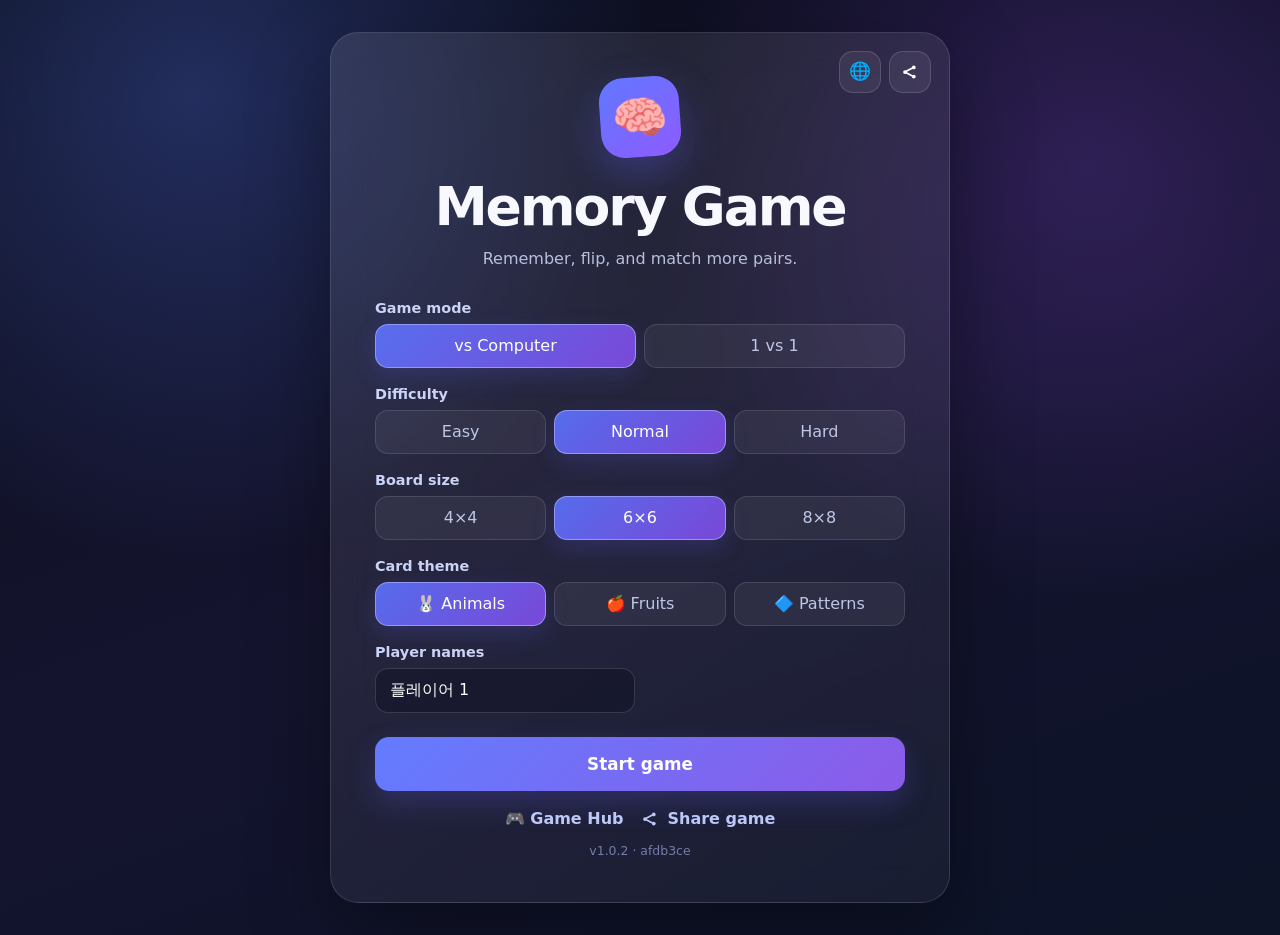
<file: index.html>
<!doctype html>
<html lang="ko">
  <head>
    <meta charset="UTF-8" />
    <meta name="viewport" content="width=device-width, initial-scale=1.0, viewport-fit=cover" />
    <meta name="theme-color" content="#15142f" />
    <meta name="description" content="기억하고, 뒤집고, 더 많이 맞춰보세요. 컴퓨터 또는 친구와 즐기는 Memory Game." />
    <link rel="canonical" href="https://fiverocksgames.github.io/memory-game/" />
    <meta property="og:title" content="메모리 게임 | Memory Game" />
    <meta property="og:description" content="기억하고, 뒤집고, 더 많이 맞춰보세요. 컴퓨터 또는 친구와 즐기는 Memory Game." />
    <meta property="og:type" content="website" />
    <meta property="og:url" content="https://fiverocksgames.github.io/memory-game/" />
    <meta property="og:image" content="https://fiverocksgames.github.io/memory-game/og-memory-game-v1.png" />
    <meta property="og:image:width" content="1200" />
    <meta property="og:image:height" content="630" />
    <meta property="og:image:alt" content="Memory Game preview with matching cards" />
    <meta name="twitter:card" content="summary_large_image" />
    <meta name="twitter:title" content="메모리 게임 | Memory Game" />
    <meta name="twitter:description" content="기억하고, 뒤집고, 더 많이 맞춰보세요. 컴퓨터 또는 친구와 즐기는 Memory Game." />
    <meta name="twitter:image" content="https://fiverocksgames.github.io/memory-game/og-memory-game-v1.png" />
    <meta name="apple-mobile-web-app-capable" content="yes" />
    <meta name="apple-mobile-web-app-status-bar-style" content="black-translucent" />
    <meta name="apple-mobile-web-app-title" content="Memory Game" />
    <link rel="manifest" href="./assets/manifest-Bp7WjCGY.json" />
    <link rel="icon" href="./assets/icon-192-B2VyLwMa.png" type="image/png" />
    <link rel="apple-touch-icon" href="./assets/icon-192-B2VyLwMa.png" />
    <title>메모리 게임 | Memory Game</title>
    <script type="module" crossorigin src="./assets/index-Dj3dN1a_.js"></script>
    <link rel="stylesheet" crossorigin href="./assets/index-X0Y9UHJw.css">
  <script>window.__MEMORY_GAME_RELEASE__ = {"version":"v1.0.2","sourceSha":"afdb3ce5f968a8fa9d57350629755034c42cff90"};</script>
</head>
  <body>
    <div id="root"></div>
  </body>
</html>
</file>
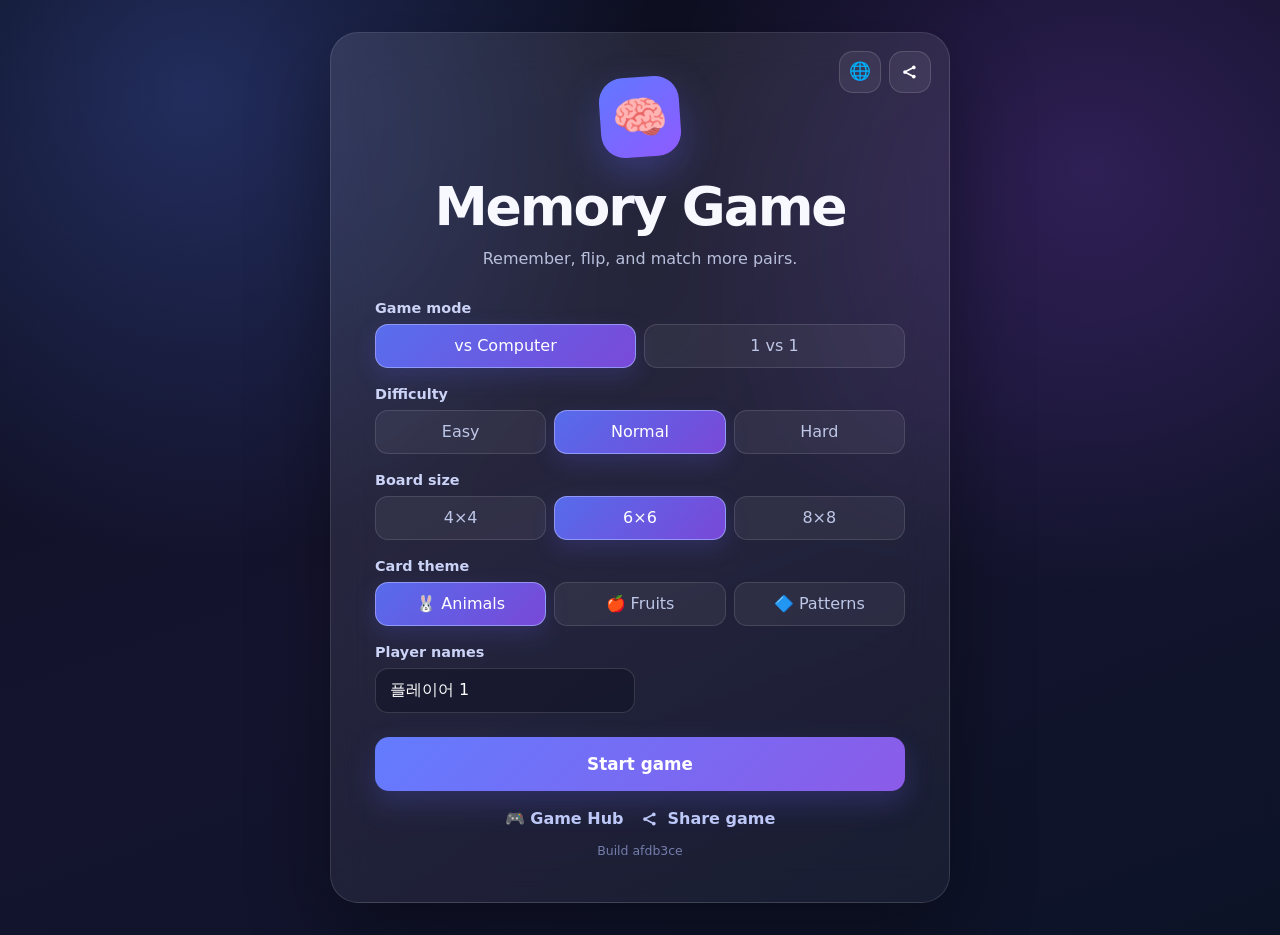
<file: preview/index.html>
<!doctype html>
<html lang="ko">
  <head>
    <meta charset="UTF-8" />
    <meta name="viewport" content="width=device-width, initial-scale=1.0, viewport-fit=cover" />
    <meta name="theme-color" content="#15142f" />
    <meta name="description" content="기억하고, 뒤집고, 더 많이 맞춰보세요. 컴퓨터 또는 친구와 즐기는 Memory Game." />
    <link rel="canonical" href="https://fiverocksgames.github.io/memory-game/" />
    <meta property="og:title" content="메모리 게임 | Memory Game" />
    <meta property="og:description" content="기억하고, 뒤집고, 더 많이 맞춰보세요. 컴퓨터 또는 친구와 즐기는 Memory Game." />
    <meta property="og:type" content="website" />
    <meta property="og:url" content="https://fiverocksgames.github.io/memory-game/" />
    <meta property="og:image" content="https://fiverocksgames.github.io/memory-game/preview/og-memory-game-v1.png" />
    <meta property="og:image:width" content="1200" />
    <meta property="og:image:height" content="630" />
    <meta property="og:image:alt" content="Memory Game preview with matching cards" />
    <meta name="twitter:card" content="summary_large_image" />
    <meta name="twitter:title" content="메모리 게임 | Memory Game" />
    <meta name="twitter:description" content="기억하고, 뒤집고, 더 많이 맞춰보세요. 컴퓨터 또는 친구와 즐기는 Memory Game." />
    <meta name="twitter:image" content="https://fiverocksgames.github.io/memory-game/preview/og-memory-game-v1.png" />
    <meta name="apple-mobile-web-app-capable" content="yes" />
    <meta name="apple-mobile-web-app-status-bar-style" content="black-translucent" />
    <meta name="apple-mobile-web-app-title" content="Memory Game" />
    <link rel="manifest" href="./assets/manifest-Bp7WjCGY.json" />
    <link rel="icon" href="./assets/icon-192-B2VyLwMa.png" type="image/png" />
    <link rel="apple-touch-icon" href="./assets/icon-192-B2VyLwMa.png" />
    <title>메모리 게임 | Memory Game</title>
    <script type="module" crossorigin src="./assets/index-Dj3dN1a_.js"></script>
    <link rel="stylesheet" crossorigin href="./assets/index-X0Y9UHJw.css">
  </head>
  <body>
    <div id="root"></div>
  </body>
</html>
</file>
<file: assets/index-X0Y9UHJw.css>
:root{color:#f7f8ff;font-synthesis:none;text-rendering:optimizelegibility;background:#0b1020;font-family:Inter,ui-rounded,Segoe UI,system-ui,-apple-system,sans-serif}*{box-sizing:border-box}html,body,#root{min-height:100%;margin:0}html,body{min-height:100dvh}body{color:#f8f9ff;background:radial-gradient(circle at 15% 10%,#5c7eff47,#0000 34%),radial-gradient(circle at 85% 18%,#a052ff33,#0000 32%),linear-gradient(160deg,#0a0d1b 0%,#15142f 52%,#0c1327 100%);min-width:320px;min-height:100vh}button,input{font:inherit}button{-webkit-tap-highlight-color:transparent}button:focus-visible,input:focus-visible,a:focus-visible{outline-offset:3px;outline:3px solid #82a6ffbf}.app-shell{flex-direction:column;justify-content:center;width:min(100%,1080px);min-height:100dvh;margin:0 auto;padding:clamp(16px,3vw,32px);display:flex}.glass-card{-webkit-backdrop-filter:blur(20px);backdrop-filter:blur(20px);background:linear-gradient(145deg,#ffffff1a,#ffffff0b);border:1px solid #ffffff1f;border-radius:28px;position:relative;box-shadow:0 30px 80px #0000005c}.lobby-card{width:min(100%,620px);margin:auto;padding:clamp(24px,5vw,44px)}.top-actions{z-index:4;gap:8px;display:flex;position:absolute;top:18px;right:18px}.icon-button{color:#fff;cursor:pointer;background:#ffffff12;border:1px solid #ffffff24;border-radius:14px;place-items:center;width:42px;height:42px;padding:0;font-size:1.1rem;line-height:1;transition:transform .18s,background .18s;display:grid}.icon-button:hover{background:#ffffff21;transform:translateY(-2px)}.language-selector{position:relative}.language-menu{background:#11142af7;border:1px solid #ffffff21;border-radius:16px;width:210px;padding:8px;position:absolute;top:50px;right:0;box-shadow:0 18px 44px #0000006b}.language-menu button{color:#dfe5ff;cursor:pointer;text-align:left;background:0 0;border:0;border-radius:10px;align-items:center;gap:10px;width:100%;padding:10px 12px;display:flex}.language-menu button:hover,.language-menu button.active{color:#fff;background:#7184ff2e}.hero-mark{background:linear-gradient(145deg,#6078ff,#8f5bff);border-radius:24px;place-items:center;width:80px;height:80px;margin:0 auto 18px;font-size:2.8rem;display:grid;transform:rotate(-4deg);box-shadow:0 16px 40px #6264ff52}h1,h2,p{margin-top:0}.lobby-card h1,.result-card h1{text-align:center;letter-spacing:-.04em;margin-bottom:8px;font-size:clamp(2rem,7vw,3.35rem)}.subtitle{text-align:center;color:#b9c0dc;margin-bottom:28px;line-height:1.6}.settings-grid{gap:18px;display:grid}.setting>label{color:#cbd3f6;margin-bottom:8px;font-size:.9rem;font-weight:700;display:block}.segment{grid-auto-columns:1fr;grid-auto-flow:column;gap:8px;display:grid}.segment button{color:#bfc7e7;cursor:pointer;background:#ffffff0e;border:1px solid #ffffff1f;border-radius:13px;min-height:44px;transition:transform .16s,border-color .16s,background .16s,color .16s}.segment button:hover{border-color:#96a5ff7a;transform:translateY(-1px)}.segment button.selected{color:#fff;background:linear-gradient(135deg,#5c75ffe6,#844eeae6);border-color:#a4aeffb8;box-shadow:0 8px 22px #5253d33d}.name-grid{grid-template-columns:repeat(2,minmax(0,1fr));gap:10px;display:grid}.name-grid input{color:#fff;background:#04081852;border:1px solid #ffffff24;border-radius:13px;width:100%;padding:12px 14px}.primary-button,.secondary-button,.danger-button,.text-button{cursor:pointer;border:0;border-radius:14px;min-height:46px;padding:0 18px;font-weight:800;transition:transform .16s,box-shadow .16s,background .16s}.primary-button{color:#fff;background:linear-gradient(135deg,#637cff,#8b5be8);box-shadow:0 12px 28px #5553d247}.primary-button:hover,.secondary-button:hover,.danger-button:hover{transform:translateY(-2px)}.secondary-button{color:#e6eaff;background:#ffffff13;border:1px solid #ffffff26}.danger-button{color:#fff;background:linear-gradient(135deg,#f35f7b,#c83f67)}.text-button{color:#b9c4ee;background:0 0}.start-button{width:100%;min-height:54px;margin-top:24px;font-size:1.05rem}.lobby-footer{flex-wrap:wrap;justify-content:center;align-items:center;gap:16px;margin-top:18px;display:flex}.lobby-footer a,.lobby-footer button{color:#bdc8f8;cursor:pointer;background:0 0;border:0;padding:0;font-weight:700;text-decoration:none}.lobby-footer a:hover,.lobby-footer button:hover{color:#fff;text-decoration:underline}.build-label{text-align:center;color:#747eaa;margin:14px 0 0;font-size:.78rem}.game-shell{grid-template-rows:auto minmax(0,1fr) auto;justify-content:stretch;gap:clamp(8px,1.8vh,18px);height:100dvh;min-height:0;display:grid;overflow:hidden}.game-header{grid-template-columns:minmax(100px,1fr) minmax(180px,1.3fr) minmax(100px,1fr);align-items:center;gap:14px;display:grid}.player-panel{background:#ffffff0d;border:1px solid #ffffff1a;border-radius:18px;justify-content:space-between;align-items:center;gap:12px;min-width:0;padding:14px 18px;transition:all .25s;display:flex}.player-panel span{white-space:nowrap;text-overflow:ellipsis;color:#c6cdea;font-weight:700;overflow:hidden}.player-panel strong{font-size:1.8rem}.player-panel.active{background:#6077ff29;border-color:#8597ff8c;transform:translateY(-2px);box-shadow:0 10px 28px #444fbe29}.game-status{text-align:center;gap:5px;display:grid}.game-status strong{font-size:clamp(.95rem,2vw,1.15rem)}.game-status span{color:#949dbc;font-size:.86rem}.board-wrap{background:#ffffff09;border:1px solid #ffffff14;border-radius:24px;place-items:center;width:100%;min-height:0;padding:clamp(6px,1.5vw,18px);display:grid;overflow:hidden}.game-board{aspect-ratio:1;gap:clamp(4px,.9vw,9px);width:min(100%,760px);height:auto;max-height:100%;display:grid}.game-board[data-size="4"]{grid-template-columns:repeat(4,1fr);max-width:620px}.game-board[data-size="6"]{grid-template-columns:repeat(6,1fr)}.game-board[data-size="8"]{grid-template-columns:repeat(8,1fr)}.memory-card{aspect-ratio:1;perspective:900px;cursor:pointer;background:0 0;border:0;border-radius:16px;padding:0}.memory-card:disabled{cursor:default}.card-inner{width:100%;height:100%;transform-style:preserve-3d;transition:transform .48s cubic-bezier(.2,.75,.2,1.08);display:block;position:relative}.memory-card.flipped .card-inner{transform:rotateY(180deg)}.card-face{backface-visibility:hidden;border:1px solid #ffffff24;border-radius:clamp(8px,1.6vw,16px);place-items:center;display:grid;position:absolute;inset:0;box-shadow:0 8px 18px #0003}.card-back{color:#ffffff9e;background:linear-gradient(145deg,#ffffff1f,#0000 45%),linear-gradient(135deg,#5269e8,#7446c8);font-size:clamp(1rem,4vw,2.8rem);font-weight:900}.card-front{background:linear-gradient(145deg,#21264cfa,#12162ffa);line-height:1;overflow:hidden;transform:rotateY(180deg)}.game-board[data-size="4"] .card-front{font-size:clamp(3rem,18vw,7.5rem)}.game-board[data-size="6"] .card-front{font-size:clamp(2.35rem,12vw,5.5rem)}.game-board[data-size="8"] .card-front{font-size:clamp(1.8rem,8.5vw,4.2rem)}.game-board.theme-patterns .card-front{font-family:Apple Color Emoji,Segoe UI Emoji,Noto Color Emoji,system-ui,sans-serif;font-weight:400}.memory-card.matched .card-front{border-color:#63e7aab8;animation:.52s matchedPulse;box-shadow:0 0 0 2px #63e7aa21,0 0 28px #40d69733}@keyframes matchedPulse{50%{transform:rotateY(180deg)scale(1.08)}}.game-actions{padding-bottom:max(8px, env(safe-area-inset-bottom));justify-content:center;gap:10px;display:flex}.result-card{text-align:center;width:min(100%,560px);margin:auto;padding:clamp(28px,5vw,48px)}.result-orb{background:#ffffff14;border-radius:50%;place-items:center;width:88px;height:88px;margin:0 auto 18px;font-size:2.7rem;display:grid;box-shadow:inset 0 0 0 1px #ffffff1f}.eyebrow{text-transform:uppercase;letter-spacing:.14em;color:#8994c4;margin-bottom:8px;font-size:.76rem;font-weight:800}.final-score{grid-template-columns:1fr auto 1fr;align-items:end;gap:18px;margin:30px 0 14px;display:grid}.final-score div{gap:4px;display:grid}.final-score span{color:#adb6da;text-overflow:ellipsis;font-weight:700;overflow:hidden}.final-score strong{font-size:clamp(2.6rem,9vw,4.8rem);line-height:1}.final-score b{color:#717ba4;padding-bottom:8px;font-size:2rem}.result-meta{color:#8f99bd}.result-actions{grid-template-columns:1fr 1fr;gap:10px;margin-top:28px;display:grid}.result-actions .text-button{grid-column:1/-1}.modal-backdrop{z-index:20;-webkit-backdrop-filter:blur(9px);backdrop-filter:blur(9px);background:#03050fad;place-items:center;padding:20px;animation:.16s fadeIn;display:grid;position:fixed;inset:0}.confirm-dialog{text-align:center;background:#171a34;border:1px solid #ffffff24;border-radius:24px;width:min(100%,420px);padding:28px;animation:.2s popIn;box-shadow:0 30px 90px #00000080}.confirm-icon{margin-bottom:10px;font-size:2rem}.confirm-dialog h2{margin-bottom:10px}.confirm-dialog p{color:#afb7d6;line-height:1.55}.confirm-actions{grid-template-columns:1fr 1fr;gap:10px;margin-top:22px;display:grid}.toast{z-index:30;left:50%;bottom:max(24px, env(safe-area-inset-bottom));color:#fff;white-space:nowrap;background:#12162bf5;border:1px solid #ffffff24;border-radius:999px;padding:11px 16px;font-weight:700;position:fixed;transform:translate(-50%);box-shadow:0 12px 32px #00000059}@keyframes fadeIn{0%{opacity:0}}@keyframes popIn{0%{opacity:0;transform:translateY(8px)scale(.97)}}@media (width<=640px){.app-shell{padding:10px 12px}.game-shell,.game-header{gap:8px}.game-status{gap:2px}.game-status strong{font-size:.95rem}.game-status span{font-size:.78rem}.game-actions{padding-bottom:max(4px, env(safe-area-inset-bottom));gap:8px}.game-actions .secondary-button{min-height:42px}.lobby-card{border-radius:24px;padding:72px 18px 22px}.name-grid{grid-template-columns:1fr}.game-header{grid-template-columns:1fr 1fr}.game-status{order:3;grid-area:2/1/auto/-1}.player-panel{padding:10px 12px}.player-panel strong{font-size:1.45rem}.board-wrap{border-radius:18px;padding:6px}.game-board{width:100%;height:auto;max-height:100%}.game-actions .secondary-button{flex:1}.segment{gap:5px}.segment button{padding-inline:6px;font-size:.98rem;font-weight:700}}@media (prefers-reduced-motion:reduce){*,:before,:after{scroll-behavior:auto!important;transition-duration:.01ms!important;animation-duration:.01ms!important;animation-iteration-count:1!important}}@media (width<=640px) and (height<=760px){.game-shell{padding-top:6px;padding-bottom:6px}.player-panel{padding:8px 10px}.player-panel strong{font-size:1.25rem}.game-status strong{font-size:.88rem}.game-status span{font-size:.72rem}.game-actions .secondary-button{min-height:38px;padding-inline:12px}}.share-icon{fill:currentColor;stroke:currentColor;stroke-width:2.1px;stroke-linecap:round;stroke-linejoin:round;width:20px;height:20px;margin:0;display:block;overflow:visible}.share-icon circle{stroke:none}.share-action-button{justify-content:center;align-items:center;gap:8px;display:inline-flex}.hint-button{color:#fff5c2;cursor:pointer;background:linear-gradient(135deg,#ffc94433,#ff963424);border:1px solid #ffd65a57;border-radius:14px;min-height:46px;padding:10px 18px;font-weight:800}.hint-button:hover:not(:disabled){background:linear-gradient(135deg,#ffc94447,#ff963433)}.hint-button:disabled{opacity:.48;cursor:not-allowed}@media (width<=640px){.game-actions .hint-button{flex:1.15;min-height:42px;padding-inline:8px}}@media (width<=640px) and (height<=760px){.game-actions .hint-button{min-height:38px}}.player-panel.player-1{--player-accent:#8fa9ff;--player-surface:#6077ff33}.player-panel.player-2{--player-accent:#ffc47d;--player-surface:#ffa4412b}.player-panel.active{background:var(--player-surface);border-color:var(--player-accent)}.player-panel>span{align-items:center;gap:7px;min-width:0;display:inline-flex}.player-marker{border:1px solid var(--player-accent);width:21px;height:21px;color:var(--player-accent);border-radius:50%;flex:none;place-items:center;font-size:.72rem;display:inline-grid}.memory-card.owner-1{--card-owner-accent:#8fa9ff;--card-owner-surface:#324b90}.memory-card.owner-2{--card-owner-accent:#ffc47d;--card-owner-surface:#885022}.memory-card.flipped[class*=owner-] .card-front{border:2px solid var(--card-owner-accent);box-shadow:inset 0 0 0 1px var(--card-owner-accent), 0 0 13px var(--card-owner-accent)}.memory-card.matched[class*=owner-] .card-front{background:linear-gradient(145deg, var(--card-owner-surface), #171b36);box-shadow:inset 0 0 0 1px var(--card-owner-accent), 0 0 20px var(--card-owner-accent)}@media (width<=640px){.player-panel>span{gap:4px}.player-marker{width:18px;height:18px}}.start-splash-backdrop{z-index:24;-webkit-backdrop-filter:blur(7px);backdrop-filter:blur(7px);pointer-events:auto;background:#05081880;place-items:center;padding:20px;display:grid;position:fixed;inset:0}.start-splash-card{text-align:center;background:radial-gradient(circle at 50% 0,#8873ff57,#0000 52%),linear-gradient(145deg,#262a56fa,#141735fa);border:1px solid #ffffff2e;border-radius:30px;width:min(100%,390px);padding:clamp(28px,7vw,42px) 24px;animation:2s cubic-bezier(.22,.84,.24,1) both memory-game-start-splash;box-shadow:0 32px 90px #00000085,inset 0 1px #ffffff1a}.start-splash-icon{background:linear-gradient(145deg,#6078ff,#925cff);border-radius:26px;place-items:center;width:82px;height:82px;margin:0 auto 18px;font-size:2.8rem;display:grid;box-shadow:0 16px 38px #6459ef57}.start-splash-kicker{color:#aeb8e8;letter-spacing:.16em;text-transform:uppercase;margin-bottom:8px;font-size:.78rem;font-weight:900}.start-splash-card h2{letter-spacing:-.035em;margin:0;font-size:clamp(2rem,9vw,3.2rem);line-height:1.08}.start-splash-detail{color:#c6cdf0;margin:14px 0 0;font-size:clamp(.92rem,3.6vw,1.08rem);font-weight:750;line-height:1.45}@keyframes memory-game-start-splash{0%{opacity:0;transform:translateY(22px)scale(.72)rotate(-2deg)}14%{opacity:1;transform:translateY(-6px)scale(1.08)rotate(1deg)}24%{transform:translateY(1px)scale(.98)rotate(0)}34%,76%{opacity:1;transform:translateY(0)scale(1)}88%{opacity:1;transform:translateY(-2px)scale(.97)}to{opacity:0;transform:translateY(-10px)scale(.76)}}@media (width<=420px){.start-splash-card{border-radius:26px;padding-inline:20px}.start-splash-icon{border-radius:22px;width:72px;height:72px;font-size:2.45rem}}@media (prefers-reduced-motion:reduce){.start-splash-card{animation:none!important}}.language-menu{overscroll-behavior:contain;scrollbar-gutter:stable;max-height:min(70vh,540px);overflow-y:auto}.language-menu button{min-height:44px}.language-menu button span:last-child{overflow-wrap:anywhere;min-width:0}@media (width<=420px){.language-menu{width:min(250px,100vw - 40px);max-height:min(64vh,480px)}}
</file>
<file: preview/assets/index-X0Y9UHJw.css>
:root{color:#f7f8ff;font-synthesis:none;text-rendering:optimizelegibility;background:#0b1020;font-family:Inter,ui-rounded,Segoe UI,system-ui,-apple-system,sans-serif}*{box-sizing:border-box}html,body,#root{min-height:100%;margin:0}html,body{min-height:100dvh}body{color:#f8f9ff;background:radial-gradient(circle at 15% 10%,#5c7eff47,#0000 34%),radial-gradient(circle at 85% 18%,#a052ff33,#0000 32%),linear-gradient(160deg,#0a0d1b 0%,#15142f 52%,#0c1327 100%);min-width:320px;min-height:100vh}button,input{font:inherit}button{-webkit-tap-highlight-color:transparent}button:focus-visible,input:focus-visible,a:focus-visible{outline-offset:3px;outline:3px solid #82a6ffbf}.app-shell{flex-direction:column;justify-content:center;width:min(100%,1080px);min-height:100dvh;margin:0 auto;padding:clamp(16px,3vw,32px);display:flex}.glass-card{-webkit-backdrop-filter:blur(20px);backdrop-filter:blur(20px);background:linear-gradient(145deg,#ffffff1a,#ffffff0b);border:1px solid #ffffff1f;border-radius:28px;position:relative;box-shadow:0 30px 80px #0000005c}.lobby-card{width:min(100%,620px);margin:auto;padding:clamp(24px,5vw,44px)}.top-actions{z-index:4;gap:8px;display:flex;position:absolute;top:18px;right:18px}.icon-button{color:#fff;cursor:pointer;background:#ffffff12;border:1px solid #ffffff24;border-radius:14px;place-items:center;width:42px;height:42px;padding:0;font-size:1.1rem;line-height:1;transition:transform .18s,background .18s;display:grid}.icon-button:hover{background:#ffffff21;transform:translateY(-2px)}.language-selector{position:relative}.language-menu{background:#11142af7;border:1px solid #ffffff21;border-radius:16px;width:210px;padding:8px;position:absolute;top:50px;right:0;box-shadow:0 18px 44px #0000006b}.language-menu button{color:#dfe5ff;cursor:pointer;text-align:left;background:0 0;border:0;border-radius:10px;align-items:center;gap:10px;width:100%;padding:10px 12px;display:flex}.language-menu button:hover,.language-menu button.active{color:#fff;background:#7184ff2e}.hero-mark{background:linear-gradient(145deg,#6078ff,#8f5bff);border-radius:24px;place-items:center;width:80px;height:80px;margin:0 auto 18px;font-size:2.8rem;display:grid;transform:rotate(-4deg);box-shadow:0 16px 40px #6264ff52}h1,h2,p{margin-top:0}.lobby-card h1,.result-card h1{text-align:center;letter-spacing:-.04em;margin-bottom:8px;font-size:clamp(2rem,7vw,3.35rem)}.subtitle{text-align:center;color:#b9c0dc;margin-bottom:28px;line-height:1.6}.settings-grid{gap:18px;display:grid}.setting>label{color:#cbd3f6;margin-bottom:8px;font-size:.9rem;font-weight:700;display:block}.segment{grid-auto-columns:1fr;grid-auto-flow:column;gap:8px;display:grid}.segment button{color:#bfc7e7;cursor:pointer;background:#ffffff0e;border:1px solid #ffffff1f;border-radius:13px;min-height:44px;transition:transform .16s,border-color .16s,background .16s,color .16s}.segment button:hover{border-color:#96a5ff7a;transform:translateY(-1px)}.segment button.selected{color:#fff;background:linear-gradient(135deg,#5c75ffe6,#844eeae6);border-color:#a4aeffb8;box-shadow:0 8px 22px #5253d33d}.name-grid{grid-template-columns:repeat(2,minmax(0,1fr));gap:10px;display:grid}.name-grid input{color:#fff;background:#04081852;border:1px solid #ffffff24;border-radius:13px;width:100%;padding:12px 14px}.primary-button,.secondary-button,.danger-button,.text-button{cursor:pointer;border:0;border-radius:14px;min-height:46px;padding:0 18px;font-weight:800;transition:transform .16s,box-shadow .16s,background .16s}.primary-button{color:#fff;background:linear-gradient(135deg,#637cff,#8b5be8);box-shadow:0 12px 28px #5553d247}.primary-button:hover,.secondary-button:hover,.danger-button:hover{transform:translateY(-2px)}.secondary-button{color:#e6eaff;background:#ffffff13;border:1px solid #ffffff26}.danger-button{color:#fff;background:linear-gradient(135deg,#f35f7b,#c83f67)}.text-button{color:#b9c4ee;background:0 0}.start-button{width:100%;min-height:54px;margin-top:24px;font-size:1.05rem}.lobby-footer{flex-wrap:wrap;justify-content:center;align-items:center;gap:16px;margin-top:18px;display:flex}.lobby-footer a,.lobby-footer button{color:#bdc8f8;cursor:pointer;background:0 0;border:0;padding:0;font-weight:700;text-decoration:none}.lobby-footer a:hover,.lobby-footer button:hover{color:#fff;text-decoration:underline}.build-label{text-align:center;color:#747eaa;margin:14px 0 0;font-size:.78rem}.game-shell{grid-template-rows:auto minmax(0,1fr) auto;justify-content:stretch;gap:clamp(8px,1.8vh,18px);height:100dvh;min-height:0;display:grid;overflow:hidden}.game-header{grid-template-columns:minmax(100px,1fr) minmax(180px,1.3fr) minmax(100px,1fr);align-items:center;gap:14px;display:grid}.player-panel{background:#ffffff0d;border:1px solid #ffffff1a;border-radius:18px;justify-content:space-between;align-items:center;gap:12px;min-width:0;padding:14px 18px;transition:all .25s;display:flex}.player-panel span{white-space:nowrap;text-overflow:ellipsis;color:#c6cdea;font-weight:700;overflow:hidden}.player-panel strong{font-size:1.8rem}.player-panel.active{background:#6077ff29;border-color:#8597ff8c;transform:translateY(-2px);box-shadow:0 10px 28px #444fbe29}.game-status{text-align:center;gap:5px;display:grid}.game-status strong{font-size:clamp(.95rem,2vw,1.15rem)}.game-status span{color:#949dbc;font-size:.86rem}.board-wrap{background:#ffffff09;border:1px solid #ffffff14;border-radius:24px;place-items:center;width:100%;min-height:0;padding:clamp(6px,1.5vw,18px);display:grid;overflow:hidden}.game-board{aspect-ratio:1;gap:clamp(4px,.9vw,9px);width:min(100%,760px);height:auto;max-height:100%;display:grid}.game-board[data-size="4"]{grid-template-columns:repeat(4,1fr);max-width:620px}.game-board[data-size="6"]{grid-template-columns:repeat(6,1fr)}.game-board[data-size="8"]{grid-template-columns:repeat(8,1fr)}.memory-card{aspect-ratio:1;perspective:900px;cursor:pointer;background:0 0;border:0;border-radius:16px;padding:0}.memory-card:disabled{cursor:default}.card-inner{width:100%;height:100%;transform-style:preserve-3d;transition:transform .48s cubic-bezier(.2,.75,.2,1.08);display:block;position:relative}.memory-card.flipped .card-inner{transform:rotateY(180deg)}.card-face{backface-visibility:hidden;border:1px solid #ffffff24;border-radius:clamp(8px,1.6vw,16px);place-items:center;display:grid;position:absolute;inset:0;box-shadow:0 8px 18px #0003}.card-back{color:#ffffff9e;background:linear-gradient(145deg,#ffffff1f,#0000 45%),linear-gradient(135deg,#5269e8,#7446c8);font-size:clamp(1rem,4vw,2.8rem);font-weight:900}.card-front{background:linear-gradient(145deg,#21264cfa,#12162ffa);line-height:1;overflow:hidden;transform:rotateY(180deg)}.game-board[data-size="4"] .card-front{font-size:clamp(3rem,18vw,7.5rem)}.game-board[data-size="6"] .card-front{font-size:clamp(2.35rem,12vw,5.5rem)}.game-board[data-size="8"] .card-front{font-size:clamp(1.8rem,8.5vw,4.2rem)}.game-board.theme-patterns .card-front{font-family:Apple Color Emoji,Segoe UI Emoji,Noto Color Emoji,system-ui,sans-serif;font-weight:400}.memory-card.matched .card-front{border-color:#63e7aab8;animation:.52s matchedPulse;box-shadow:0 0 0 2px #63e7aa21,0 0 28px #40d69733}@keyframes matchedPulse{50%{transform:rotateY(180deg)scale(1.08)}}.game-actions{padding-bottom:max(8px, env(safe-area-inset-bottom));justify-content:center;gap:10px;display:flex}.result-card{text-align:center;width:min(100%,560px);margin:auto;padding:clamp(28px,5vw,48px)}.result-orb{background:#ffffff14;border-radius:50%;place-items:center;width:88px;height:88px;margin:0 auto 18px;font-size:2.7rem;display:grid;box-shadow:inset 0 0 0 1px #ffffff1f}.eyebrow{text-transform:uppercase;letter-spacing:.14em;color:#8994c4;margin-bottom:8px;font-size:.76rem;font-weight:800}.final-score{grid-template-columns:1fr auto 1fr;align-items:end;gap:18px;margin:30px 0 14px;display:grid}.final-score div{gap:4px;display:grid}.final-score span{color:#adb6da;text-overflow:ellipsis;font-weight:700;overflow:hidden}.final-score strong{font-size:clamp(2.6rem,9vw,4.8rem);line-height:1}.final-score b{color:#717ba4;padding-bottom:8px;font-size:2rem}.result-meta{color:#8f99bd}.result-actions{grid-template-columns:1fr 1fr;gap:10px;margin-top:28px;display:grid}.result-actions .text-button{grid-column:1/-1}.modal-backdrop{z-index:20;-webkit-backdrop-filter:blur(9px);backdrop-filter:blur(9px);background:#03050fad;place-items:center;padding:20px;animation:.16s fadeIn;display:grid;position:fixed;inset:0}.confirm-dialog{text-align:center;background:#171a34;border:1px solid #ffffff24;border-radius:24px;width:min(100%,420px);padding:28px;animation:.2s popIn;box-shadow:0 30px 90px #00000080}.confirm-icon{margin-bottom:10px;font-size:2rem}.confirm-dialog h2{margin-bottom:10px}.confirm-dialog p{color:#afb7d6;line-height:1.55}.confirm-actions{grid-template-columns:1fr 1fr;gap:10px;margin-top:22px;display:grid}.toast{z-index:30;left:50%;bottom:max(24px, env(safe-area-inset-bottom));color:#fff;white-space:nowrap;background:#12162bf5;border:1px solid #ffffff24;border-radius:999px;padding:11px 16px;font-weight:700;position:fixed;transform:translate(-50%);box-shadow:0 12px 32px #00000059}@keyframes fadeIn{0%{opacity:0}}@keyframes popIn{0%{opacity:0;transform:translateY(8px)scale(.97)}}@media (width<=640px){.app-shell{padding:10px 12px}.game-shell,.game-header{gap:8px}.game-status{gap:2px}.game-status strong{font-size:.95rem}.game-status span{font-size:.78rem}.game-actions{padding-bottom:max(4px, env(safe-area-inset-bottom));gap:8px}.game-actions .secondary-button{min-height:42px}.lobby-card{border-radius:24px;padding:72px 18px 22px}.name-grid{grid-template-columns:1fr}.game-header{grid-template-columns:1fr 1fr}.game-status{order:3;grid-area:2/1/auto/-1}.player-panel{padding:10px 12px}.player-panel strong{font-size:1.45rem}.board-wrap{border-radius:18px;padding:6px}.game-board{width:100%;height:auto;max-height:100%}.game-actions .secondary-button{flex:1}.segment{gap:5px}.segment button{padding-inline:6px;font-size:.98rem;font-weight:700}}@media (prefers-reduced-motion:reduce){*,:before,:after{scroll-behavior:auto!important;transition-duration:.01ms!important;animation-duration:.01ms!important;animation-iteration-count:1!important}}@media (width<=640px) and (height<=760px){.game-shell{padding-top:6px;padding-bottom:6px}.player-panel{padding:8px 10px}.player-panel strong{font-size:1.25rem}.game-status strong{font-size:.88rem}.game-status span{font-size:.72rem}.game-actions .secondary-button{min-height:38px;padding-inline:12px}}.share-icon{fill:currentColor;stroke:currentColor;stroke-width:2.1px;stroke-linecap:round;stroke-linejoin:round;width:20px;height:20px;margin:0;display:block;overflow:visible}.share-icon circle{stroke:none}.share-action-button{justify-content:center;align-items:center;gap:8px;display:inline-flex}.hint-button{color:#fff5c2;cursor:pointer;background:linear-gradient(135deg,#ffc94433,#ff963424);border:1px solid #ffd65a57;border-radius:14px;min-height:46px;padding:10px 18px;font-weight:800}.hint-button:hover:not(:disabled){background:linear-gradient(135deg,#ffc94447,#ff963433)}.hint-button:disabled{opacity:.48;cursor:not-allowed}@media (width<=640px){.game-actions .hint-button{flex:1.15;min-height:42px;padding-inline:8px}}@media (width<=640px) and (height<=760px){.game-actions .hint-button{min-height:38px}}.player-panel.player-1{--player-accent:#8fa9ff;--player-surface:#6077ff33}.player-panel.player-2{--player-accent:#ffc47d;--player-surface:#ffa4412b}.player-panel.active{background:var(--player-surface);border-color:var(--player-accent)}.player-panel>span{align-items:center;gap:7px;min-width:0;display:inline-flex}.player-marker{border:1px solid var(--player-accent);width:21px;height:21px;color:var(--player-accent);border-radius:50%;flex:none;place-items:center;font-size:.72rem;display:inline-grid}.memory-card.owner-1{--card-owner-accent:#8fa9ff;--card-owner-surface:#324b90}.memory-card.owner-2{--card-owner-accent:#ffc47d;--card-owner-surface:#885022}.memory-card.flipped[class*=owner-] .card-front{border:2px solid var(--card-owner-accent);box-shadow:inset 0 0 0 1px var(--card-owner-accent), 0 0 13px var(--card-owner-accent)}.memory-card.matched[class*=owner-] .card-front{background:linear-gradient(145deg, var(--card-owner-surface), #171b36);box-shadow:inset 0 0 0 1px var(--card-owner-accent), 0 0 20px var(--card-owner-accent)}@media (width<=640px){.player-panel>span{gap:4px}.player-marker{width:18px;height:18px}}.start-splash-backdrop{z-index:24;-webkit-backdrop-filter:blur(7px);backdrop-filter:blur(7px);pointer-events:auto;background:#05081880;place-items:center;padding:20px;display:grid;position:fixed;inset:0}.start-splash-card{text-align:center;background:radial-gradient(circle at 50% 0,#8873ff57,#0000 52%),linear-gradient(145deg,#262a56fa,#141735fa);border:1px solid #ffffff2e;border-radius:30px;width:min(100%,390px);padding:clamp(28px,7vw,42px) 24px;animation:2s cubic-bezier(.22,.84,.24,1) both memory-game-start-splash;box-shadow:0 32px 90px #00000085,inset 0 1px #ffffff1a}.start-splash-icon{background:linear-gradient(145deg,#6078ff,#925cff);border-radius:26px;place-items:center;width:82px;height:82px;margin:0 auto 18px;font-size:2.8rem;display:grid;box-shadow:0 16px 38px #6459ef57}.start-splash-kicker{color:#aeb8e8;letter-spacing:.16em;text-transform:uppercase;margin-bottom:8px;font-size:.78rem;font-weight:900}.start-splash-card h2{letter-spacing:-.035em;margin:0;font-size:clamp(2rem,9vw,3.2rem);line-height:1.08}.start-splash-detail{color:#c6cdf0;margin:14px 0 0;font-size:clamp(.92rem,3.6vw,1.08rem);font-weight:750;line-height:1.45}@keyframes memory-game-start-splash{0%{opacity:0;transform:translateY(22px)scale(.72)rotate(-2deg)}14%{opacity:1;transform:translateY(-6px)scale(1.08)rotate(1deg)}24%{transform:translateY(1px)scale(.98)rotate(0)}34%,76%{opacity:1;transform:translateY(0)scale(1)}88%{opacity:1;transform:translateY(-2px)scale(.97)}to{opacity:0;transform:translateY(-10px)scale(.76)}}@media (width<=420px){.start-splash-card{border-radius:26px;padding-inline:20px}.start-splash-icon{border-radius:22px;width:72px;height:72px;font-size:2.45rem}}@media (prefers-reduced-motion:reduce){.start-splash-card{animation:none!important}}.language-menu{overscroll-behavior:contain;scrollbar-gutter:stable;max-height:min(70vh,540px);overflow-y:auto}.language-menu button{min-height:44px}.language-menu button span:last-child{overflow-wrap:anywhere;min-width:0}@media (width<=420px){.language-menu{width:min(250px,100vw - 40px);max-height:min(64vh,480px)}}
</file>
